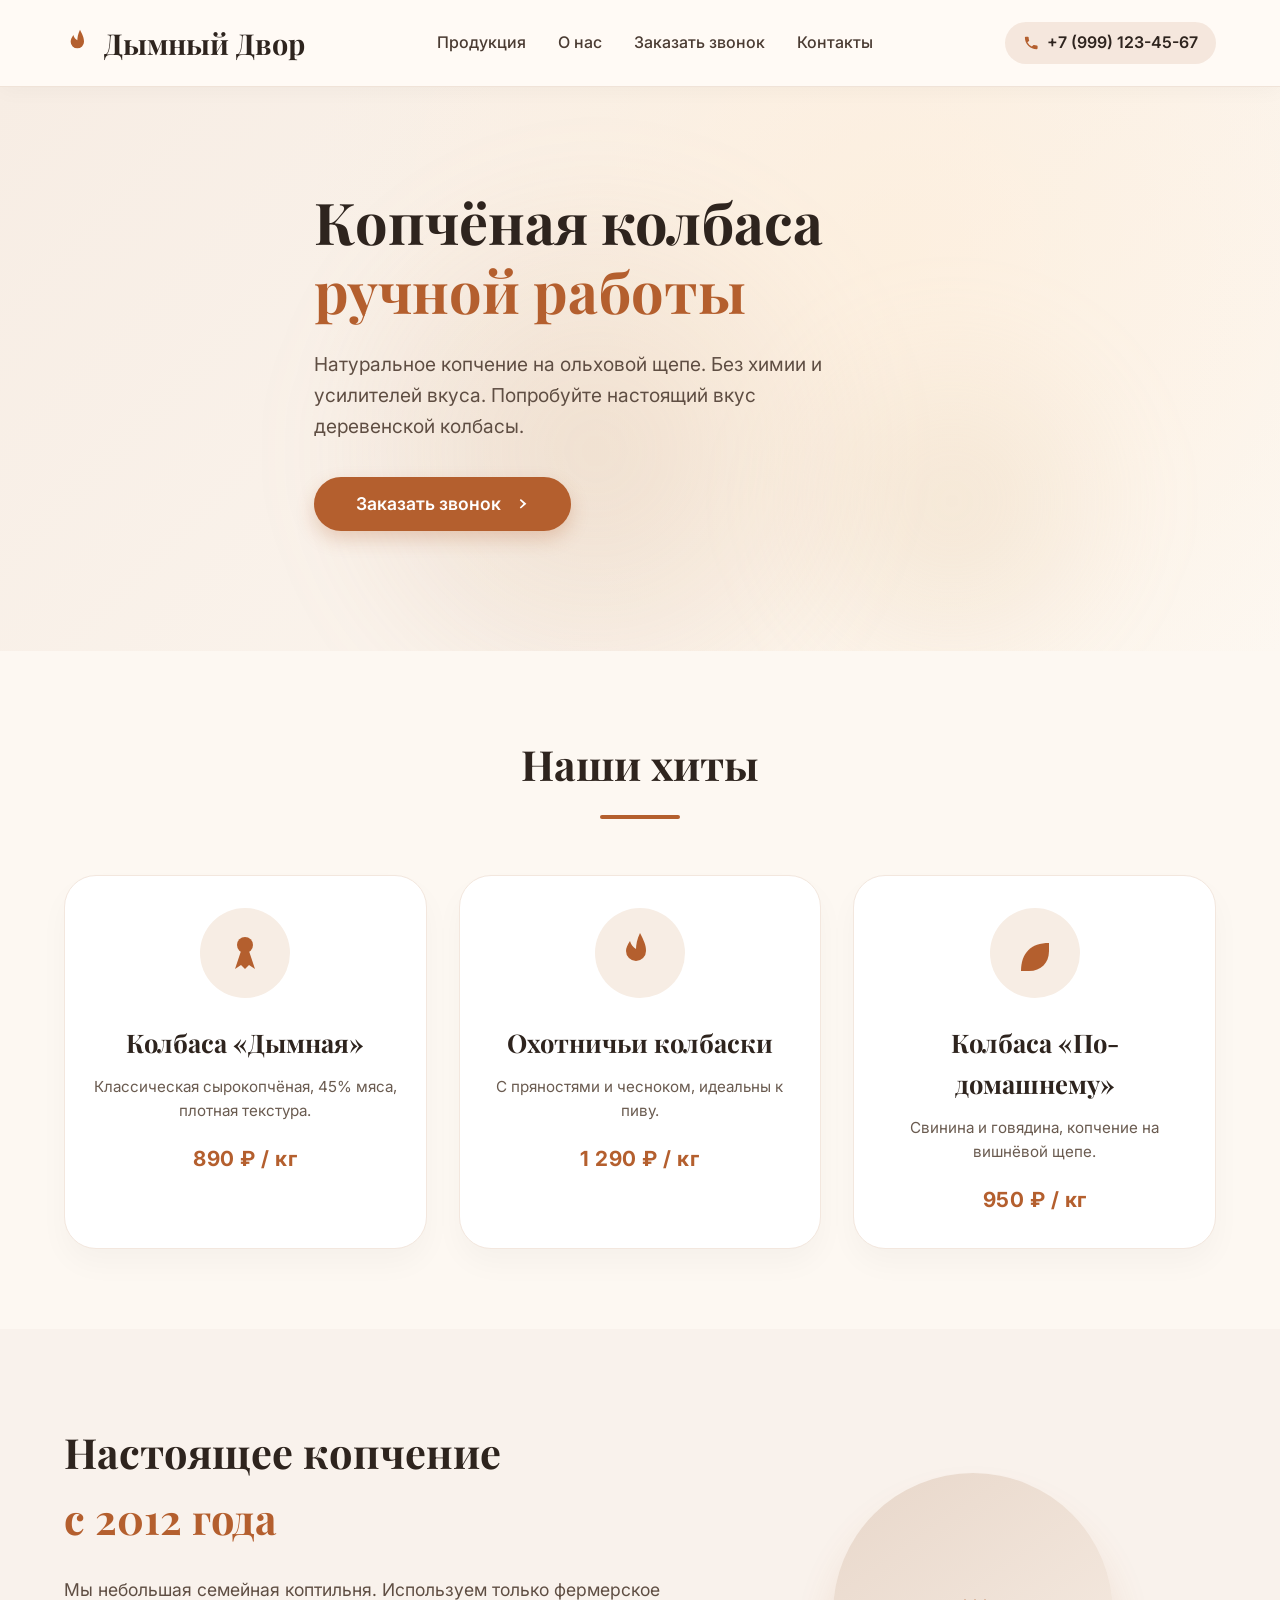
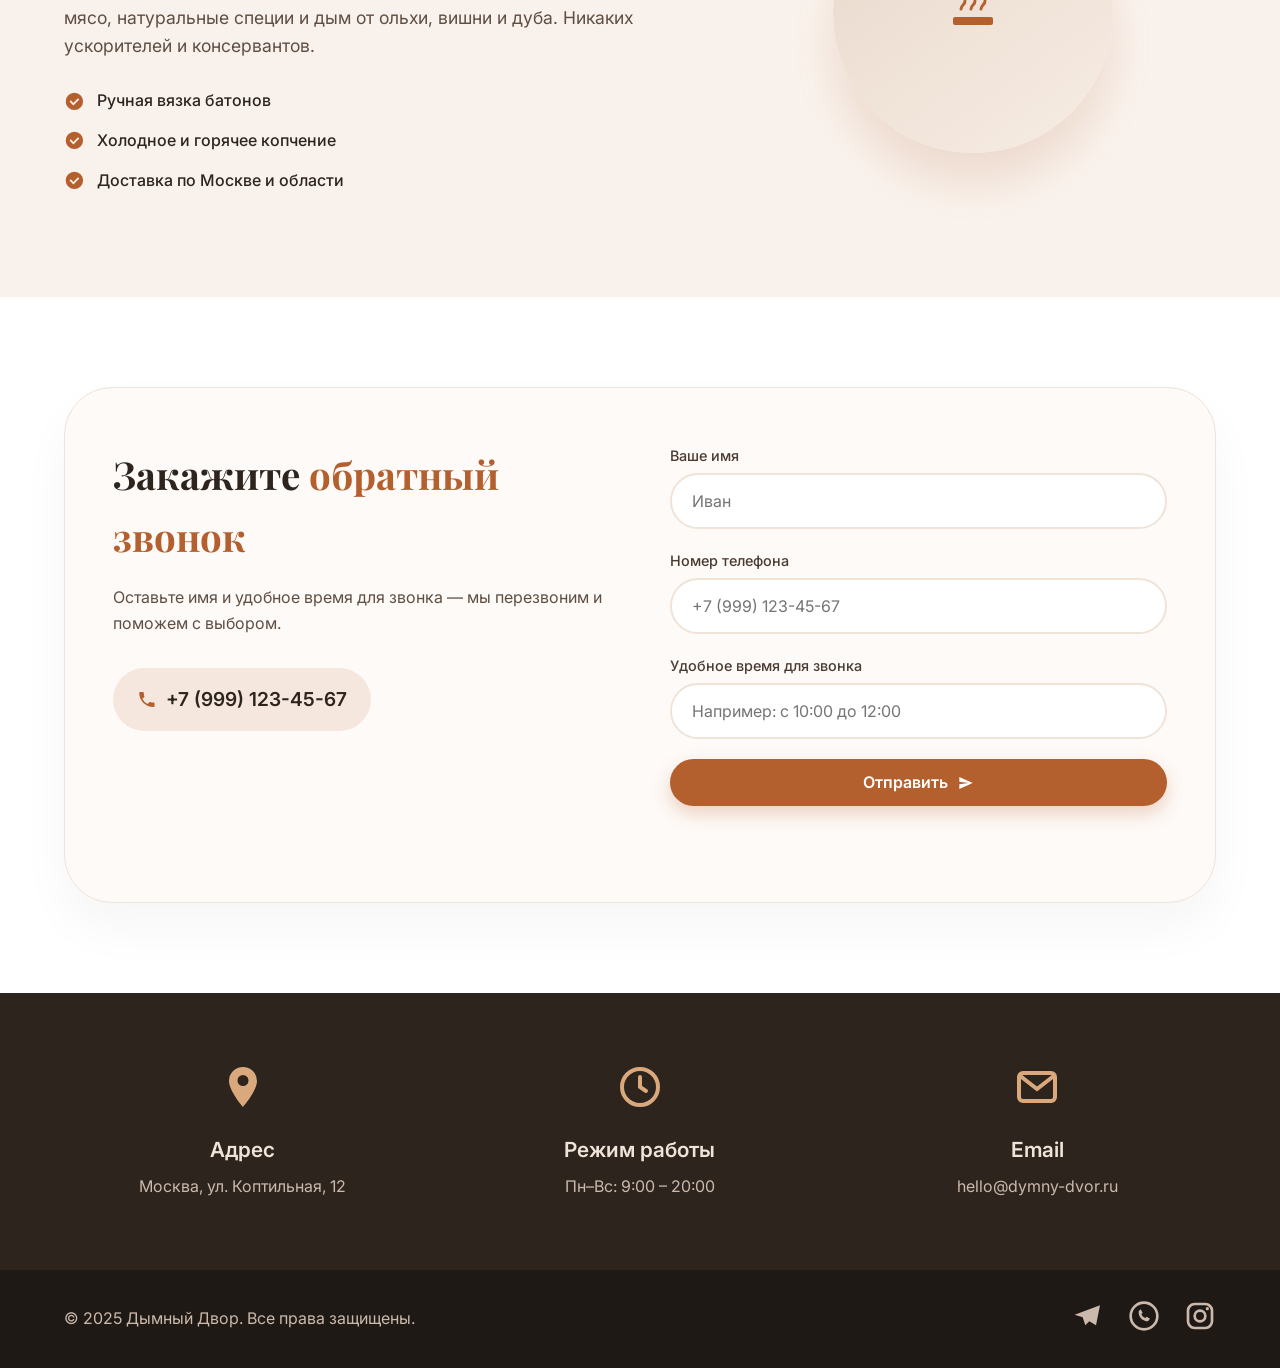
<file: index.html>
<!DOCTYPE html>
<html lang="ru">
<head>
  <meta charset="UTF-8">
  <meta name="viewport" content="width=device-width, initial-scale=1.0">
  <title>Дымный Двор · копчёная колбаса ручной работы</title>

  <!-- SEO -->
  <meta name="description" content="Дымный Двор — натуральная копчёная колбаса ручной работы. Доставка по Москве и области. Закажите обратный звонок!">
  <meta name="keywords" content="копчёная колбаса, сырокопчёная, охотничьи колбаски, колбаса ручной работы, доставка колбасы">
  <link rel="canonical" href="https://record.vikavikavika.ru/">

  <!-- Open Graph -->
  <meta property="og:type" content="website">
  <meta property="og:title" content="Дымный Двор — копчёная колбаса ручной работы">
  <meta property="og:description" content="Натуральное копчение, фермерское мясо, доставка по Москве.">
  <meta property="og:url" content="https://record.vikavikavika.ru/">
  <meta property="og:site_name" content="Дымный Двор">
  <meta property="og:locale" content="ru_RU">

  <!-- Favicon + Manifest -->
  <link rel="icon" type="image/svg+xml" href="/favicon.svg">
  <link rel="apple-touch-icon" href="/favicon.svg">
  <link rel="manifest" href="/site.webmanifest">
  <meta name="theme-color" content="#b45f2e">

  <!-- Шрифты -->
  <link rel="preconnect" href="https://fonts.googleapis.com">
  <link rel="preconnect" href="https://fonts.gstatic.com" crossorigin>
  <link href="https://fonts.googleapis.com/css2?family=Inter:opsz,wght@14..32,400;14..32,500;14..32,600;14..32,700&family=Playfair+Display:wght@400;600;700&display=swap" rel="stylesheet">

  <!-- Стили -->
  <link rel="stylesheet" href="style.css">
</head>
<body>

  <!-- Хедер -->
  <header class="header">
    <div class="container header-inner">
      <a href="#" class="logo">
        <svg class="icon icon--lg" viewBox="0 0 24 24" aria-hidden="true">
          <path d="M12 2c2 4 3 6 3 9a5 5 0 1 1-10 0c0-1.5.7-3 2-5 .6 2 1.5 3 3 4 0-2 .5-5 2-8z"/>
        </svg>
        Дымный&nbsp;Двор
      </a>
      <nav class="nav">
        <a href="#products">Продукция</a>
        <a href="#about">О нас</a>
        <a href="#order">Заказать звонок</a>
        <a href="#contacts">Контакты</a>
      </nav>
      <div class="header-phone">
        <svg class="icon" viewBox="0 0 24 24" aria-hidden="true">
          <path d="M6.6 10.8a15 15 0 0 0 6.6 6.6l2.2-2.2c.3-.3.8-.4 1.2-.2 1.3.4 2.7.7 4.1.7.7 0 1.2.5 1.2 1.2V20c0 .7-.5 1.2-1.2 1.2C10.6 21.2 2.8 13.4 2.8 3.7 2.8 3 3.3 2.5 4 2.5h3.3c.7 0 1.2.5 1.2 1.2 0 1.4.2 2.8.7 4.1.1.4 0 .9-.2 1.2l-2.4 1.8z"/>
        </svg>
        +7 (999) 123-45-67
      </div>
    </div>
  </header>

  <!-- Hero -->
  <section class="hero">
    <div class="container hero-content">
      <h1>Копчёная колбаса <br> <span class="accent">ручной работы</span></h1>
      <p>Натуральное копчение на ольховой щепе. Без химии и усилителей вкуса. Попробуйте настоящий вкус деревенской колбасы.</p>
      <a href="#order" class="btn btn-primary">
        Заказать звонок
        <svg class="icon" viewBox="0 0 24 24" aria-hidden="true">
          <path d="M5 12h12l-5-5 1.4-1.4L21 12l-7.6 6.4L12 17l5-5H5z"/>
        </svg>
      </a>
    </div>
    <div class="hero-overlay"></div>
    <div class="smoke"></div>
    <div class="smoke smoke2"></div>
  </section>

  <!-- Продукция -->
  <section id="products" class="products">
    <div class="container">
      <h2 class="section-title">Наши хиты</h2>
      <div class="product-grid">
        <div class="product-card">
          <div class="product-img">
            <svg class="icon icon--xl" viewBox="0 0 24 24" aria-hidden="true">
              <circle cx="12" cy="8" r="4"/>
              <path d="M10 11l-3 9 3-2 2 2 2-2 3 2-3-9z"/>
            </svg>
          </div>
          <h3>Колбаса «Дымная»</h3>
          <p>Классическая сырокопчёная, 45% мяса, плотная текстура.</p>
          <span class="price">890 ₽ / кг</span>
        </div>
        <div class="product-card">
          <div class="product-img">
            <svg class="icon icon--xl" viewBox="0 0 24 24" aria-hidden="true">
              <path d="M12 2c2 4 3 6 3 9a5 5 0 1 1-10 0c0-1.5.7-3 2-5 .6 2 1.5 3 3 4 0-2 .5-5 2-8z"/>
            </svg>
          </div>
          <h3>Охотничьи колбаски</h3>
          <p>С пряностями и чесноком, идеальны к пиву.</p>
          <span class="price">1 290 ₽ / кг</span>
        </div>
        <div class="product-card">
          <div class="product-img">
            <svg class="icon icon--xl" viewBox="0 0 24 24" aria-hidden="true">
              <path d="M5 21c0-9 5-14 14-14v4c0 6-4 10-10 10H5z"/>
            </svg>
          </div>
          <h3>Колбаса «По-домашнему»</h3>
          <p>Свинина и говядина, копчение на вишнёвой щепе.</p>
          <span class="price">950 ₽ / кг</span>
        </div>
      </div>
    </div>
  </section>

  <!-- О нас -->
  <section id="about" class="about">
    <div class="container about-grid">
      <div class="about-text">
        <h2>Настоящее копчение <br> <span class="accent">с 2012 года</span></h2>
        <p>Мы небольшая семейная коптильня. Используем только фермерское мясо, натуральные специи и дым от ольхи, вишни и дуба. Никаких ускорителей и консервантов.</p>
        <ul class="about-list">
          <li>
            <svg class="icon" viewBox="0 0 24 24" aria-hidden="true">
              <path d="M12 2a10 10 0 1 0 0 20 10 10 0 0 0 0-20zm-1.2 14.6L6.4 12.2l1.4-1.4 3 3 5.4-5.4 1.4 1.4-6.8 6.8z"/>
            </svg>
            Ручная вязка батонов
          </li>
          <li>
            <svg class="icon" viewBox="0 0 24 24" aria-hidden="true">
              <path d="M12 2a10 10 0 1 0 0 20 10 10 0 0 0 0-20zm-1.2 14.6L6.4 12.2l1.4-1.4 3 3 5.4-5.4 1.4 1.4-6.8 6.8z"/>
            </svg>
            Холодное и горячее копчение
          </li>
          <li>
            <svg class="icon" viewBox="0 0 24 24" aria-hidden="true">
              <path d="M12 2a10 10 0 1 0 0 20 10 10 0 0 0 0-20zm-1.2 14.6L6.4 12.2l1.4-1.4 3 3 5.4-5.4 1.4 1.4-6.8 6.8z"/>
            </svg>
            Доставка по Москве и области
          </li>
        </ul>
      </div>
      <div class="about-visual">
        <div class="about-circle">
          <svg class="icon icon--xl" viewBox="0 0 24 24" aria-hidden="true">
            <rect x="2" y="14" width="20" height="4" rx="1"/>
            <path d="M6 10c0-2 2-2 2-4M11 10c0-2 2-2 2-4M16 10c0-2 2-2 2-4" stroke="currentColor" stroke-width="1.5" fill="none" stroke-linecap="round"/>
          </svg>
        </div>
      </div>
    </div>
  </section>

  <!-- Форма заказа -->
  <section id="order" class="order-section">
    <div class="container">
      <div class="order-wrapper">
        <div class="order-info">
          <h2>Закажите <span class="accent">обратный звонок</span></h2>
          <p>Оставьте имя и удобное время для звонка — мы перезвоним и поможем с выбором.</p>
          <div class="order-contacts">
            <svg class="icon" viewBox="0 0 24 24" aria-hidden="true">
              <path d="M6.6 10.8a15 15 0 0 0 6.6 6.6l2.2-2.2c.3-.3.8-.4 1.2-.2 1.3.4 2.7.7 4.1.7.7 0 1.2.5 1.2 1.2V20c0 .7-.5 1.2-1.2 1.2C10.6 21.2 2.8 13.4 2.8 3.7 2.8 3 3.3 2.5 4 2.5h3.3c.7 0 1.2.5 1.2 1.2 0 1.4.2 2.8.7 4.1.1.4 0 .9-.2 1.2l-2.4 1.8z"/>
            </svg>
            +7 (999) 123-45-67
          </div>
        </div>
        <form id="callbackForm" class="order-form">
          <div class="form-group">
            <label for="name">Ваше имя</label>
            <input type="text" id="name" name="name" placeholder="Иван" required>
          </div>
          <div class="form-group">
            <label for="phone">Номер телефона</label>
            <input type="tel" id="phone" name="phone" placeholder="+7 (999) 123-45-67" required>
          </div>
          <div class="form-group">
            <label for="time">Удобное время для звонка</label>
            <input type="text" id="time" name="time" placeholder="Например: с 10:00 до 12:00" required>
          </div>
          <button type="submit" class="btn btn-primary btn-block">
            Отправить
            <svg class="icon" viewBox="0 0 24 24" aria-hidden="true">
              <path d="M2 21l20-9L2 3v7l14 2-14 2z"/>
            </svg>
          </button>
          <p id="formMessage" class="form-message" role="status" aria-live="polite"></p>
        </form>
      </div>
    </div>
  </section>

  <!-- Контакты -->
  <section id="contacts" class="contacts">
    <div class="container contacts-grid">
      <div>
        <svg class="icon icon--xl" viewBox="0 0 24 24" aria-hidden="true">
          <path d="M12 2a7 7 0 0 0-7 7c0 5 7 13 7 13s7-8 7-13a7 7 0 0 0-7-7zm0 9.5A2.5 2.5 0 1 1 12 6a2.5 2.5 0 0 1 0 5.5z"/>
        </svg>
        <h4>Адрес</h4>
        <p>Москва, ул. Коптильная, 12</p>
      </div>
      <div>
        <svg class="icon icon--xl" viewBox="0 0 24 24" aria-hidden="true">
          <circle cx="12" cy="12" r="9" fill="none" stroke="currentColor" stroke-width="2"/>
          <path d="M12 7v5l3 2" fill="none" stroke="currentColor" stroke-width="2" stroke-linecap="round"/>
        </svg>
        <h4>Режим работы</h4>
        <p>Пн–Вс: 9:00 – 20:00</p>
      </div>
      <div>
        <svg class="icon icon--xl" viewBox="0 0 24 24" aria-hidden="true">
          <rect x="3" y="5" width="18" height="14" fill="none" stroke="currentColor" stroke-width="2" rx="2"/>
          <path d="M3 6l9 7 9-7" fill="none" stroke="currentColor" stroke-width="2"/>
        </svg>
        <h4>Email</h4>
        <p>hello@dymny-dvor.ru</p>
      </div>
    </div>
  </section>

  <!-- Футер -->
  <footer class="footer">
    <div class="container footer-inner">
      <p>© 2025 Дымный Двор. Все права защищены.</p>
      <div class="footer-links">
        <a href="#" aria-label="Telegram">
          <svg class="icon icon--lg" viewBox="0 0 24 24" aria-hidden="true">
            <path d="M21 4L2 11l6 2 2 6 3-3 5 3 3-15z"/>
          </svg>
        </a>
        <a href="#" aria-label="WhatsApp">
          <svg class="icon icon--lg" viewBox="0 0 24 24" aria-hidden="true">
            <circle cx="12" cy="12" r="10" fill="none" stroke="currentColor" stroke-width="2"/>
            <path d="M8 9c0 4 3 7 7 7l1.5-2-2.5-1.5-1 1c-1.5-.5-2.5-1.5-3-3l1-1L9.5 7 8 8.5z"/>
          </svg>
        </a>
        <a href="#" aria-label="Instagram">
          <svg class="icon icon--lg" viewBox="0 0 24 24" aria-hidden="true">
            <rect x="3" y="3" width="18" height="18" rx="5" fill="none" stroke="currentColor" stroke-width="2"/>
            <circle cx="12" cy="12" r="4" fill="none" stroke="currentColor" stroke-width="2"/>
            <circle cx="17.5" cy="6.5" r="1.2"/>
          </svg>
        </a>
      </div>
    </div>
  </footer>

  <script src="app.js"></script>
</body>
</html>
</file>
<file: style.css>
/* style.css — базовые стили, анимации, адаптивность */

* {
  margin: 0;
  padding: 0;
  box-sizing: border-box;
}

body {
  font-family: 'Inter', sans-serif;
  background-color: #fdf8f2;
  color: #2e241e;
  line-height: 1.6;
  scroll-behavior: smooth;
}

h1, h2, h3, .logo {
  font-family: 'Playfair Display', serif;
  font-weight: 700;
}

.container {
  max-width: 1200px;
  margin: 0 auto;
  padding: 0 24px;
}

.accent {
  color: #b45f2e;
}

/* ===== SVG-иконки ===== */
.icon {
  display: inline-block;
  width: 1em;
  height: 1em;
  vertical-align: -0.125em;
  fill: currentColor;
  flex-shrink: 0;
}
.icon--lg { width: 2rem; height: 2rem; }
.icon--xl { width: 3rem; height: 3rem; }

/* ===== Кнопки ===== */
.btn {
  display: inline-flex;
  align-items: center;
  justify-content: center;
  gap: 10px;
  padding: 14px 32px;
  border-radius: 60px;
  font-weight: 600;
  font-size: 1rem;
  text-decoration: none;
  transition: all 0.3s ease;
  cursor: pointer;
  border: none;
  font-family: inherit;
  line-height: 1.2;
}

.btn-primary {
  background-color: #b45f2e;
  color: white;
  box-shadow: 0 8px 18px rgba(180, 95, 46, 0.25);
}

.btn-primary:hover {
  background-color: #924a20;
  transform: translateY(-3px);
  box-shadow: 0 12px 24px rgba(180, 95, 46, 0.4);
}

.btn-secondary {
  background-color: #f0e3d8;
  color: #2e241e;
}
.btn-secondary:hover {
  background-color: #e2cdba;
  transform: translateY(-3px);
}

.btn-block {
  width: 100%;
  text-align: center;
}

/* ===== Хедер ===== */
.header {
  padding: 20px 0;
  background: rgba(255, 250, 245, 0.9);
  backdrop-filter: blur(12px);
  position: sticky;
  top: 0;
  z-index: 100;
  box-shadow: 0 4px 20px rgba(0, 0, 0, 0.03);
  border-bottom: 1px solid #f0e3d8;
}

.header-inner {
  display: flex;
  align-items: center;
  justify-content: space-between;
  flex-wrap: wrap;
}

.logo {
  font-size: 1.8rem;
  font-weight: 700;
  color: #2e241e;
  text-decoration: none;
  display: flex;
  align-items: center;
  gap: 8px;
}

.logo .icon {
  color: #b45f2e;
}

.nav {
  display: flex;
  gap: 32px;
}

.nav a {
  text-decoration: none;
  color: #4a3b32;
  font-weight: 500;
  transition: color 0.2s;
  font-size: 1rem;
}

.nav a:hover {
  color: #b45f2e;
}

.header-phone {
  font-weight: 600;
  color: #2e241e;
  display: flex;
  align-items: center;
  gap: 8px;
  background: #f5e7dd;
  padding: 8px 18px;
  border-radius: 40px;
}

.header-phone .icon {
  color: #b45f2e;
}

/* ===== Hero ===== */
.hero {
  position: relative;
  padding: 100px 0 120px;
  background: linear-gradient(135deg, #f7ede4 0%, #fdf8f2 100%);
  overflow: hidden;
}

.hero-content {
  position: relative;
  z-index: 5;
  max-width: 700px;
}

.hero h1 {
  font-size: 3.6rem;
  line-height: 1.2;
  margin-bottom: 24px;
  color: #2e241e;
}

.hero p {
  font-size: 1.2rem;
  color: #5f4e43;
  margin-bottom: 36px;
  max-width: 550px;
}

.hero .btn {
  font-size: 1.1rem;
  padding: 16px 42px;
}

.hero-overlay {
  position: absolute;
  inset: 0;
  background: radial-gradient(circle at 70% 30%, rgba(255, 235, 210, 0.5) 0%, transparent 60%);
  z-index: 1;
}

.smoke {
  position: absolute;
  bottom: -50px;
  right: 10%;
  width: 400px;
  height: 400px;
  background: radial-gradient(circle, rgba(210, 180, 140, 0.25) 0%, transparent 70%);
  border-radius: 50%;
  filter: blur(40px);
  animation: floatSmoke 14s infinite alternate ease-in-out;
  z-index: 0;
}

.smoke2 {
  right: 30%;
  bottom: -100px;
  width: 600px;
  height: 600px;
  background: radial-gradient(circle, rgba(180, 130, 90, 0.2) 0%, transparent 70%);
  animation-duration: 18s;
  animation-delay: 2s;
}

@keyframes floatSmoke {
  0%   { transform: translate(0, 0) scale(1); opacity: 0.4; }
  100% { transform: translate(-80px, -60px) scale(1.3); opacity: 0.7; }
}

/* ===== Заголовки секций ===== */
.section-title {
  font-size: 2.6rem;
  text-align: center;
  margin-bottom: 56px;
  color: #2e241e;
  position: relative;
}

.section-title::after {
  content: '';
  display: block;
  width: 80px;
  height: 4px;
  background: #b45f2e;
  margin: 18px auto 0;
  border-radius: 4px;
}

/* ===== Продукты ===== */
.products { padding: 80px 0; }

.product-grid {
  display: grid;
  grid-template-columns: repeat(auto-fit, minmax(260px, 1fr));
  gap: 32px;
}

.product-card {
  background: white;
  border-radius: 32px;
  padding: 32px 24px;
  box-shadow: 0 15px 30px rgba(0, 0, 0, 0.03);
  transition: all 0.35s cubic-bezier(0.2, 0.9, 0.4, 1);
  text-align: center;
  border: 1px solid #f3e7de;
}

.product-card:hover {
  transform: translateY(-12px) scale(1.01);
  box-shadow: 0 28px 40px rgba(180, 95, 46, 0.12);
  border-color: #e2cdba;
}

.product-img {
  width: 90px;
  height: 90px;
  background: #f7ede4;
  border-radius: 50%;
  display: flex;
  align-items: center;
  justify-content: center;
  margin: 0 auto 24px;
  color: #b45f2e;
  transition: transform 0.4s;
}

.product-card:hover .product-img {
  transform: rotate(8deg) scale(1.05);
}

.product-card h3 {
  font-size: 1.6rem;
  margin-bottom: 12px;
}

.product-card p {
  color: #6a5b50;
  margin-bottom: 18px;
  font-size: 0.95rem;
}

.price {
  font-weight: 700;
  color: #b45f2e;
  font-size: 1.3rem;
  letter-spacing: 0.5px;
}

/* ===== О нас ===== */
.about {
  padding: 90px 0;
  background: #f9f2ec;
}

.about-grid {
  display: grid;
  grid-template-columns: 1fr 0.8fr;
  gap: 60px;
  align-items: center;
}

.about-text h2 {
  font-size: 2.6rem;
  margin-bottom: 24px;
}

.about-text p {
  color: #5f4e43;
  margin-bottom: 28px;
  font-size: 1.1rem;
}

.about-list {
  list-style: none;
}

.about-list li {
  margin-bottom: 14px;
  display: flex;
  align-items: center;
  gap: 12px;
  font-weight: 500;
}

.about-list .icon {
  color: #b45f2e;
  font-size: 1.3rem;
}

.about-visual {
  display: flex;
  justify-content: center;
}

.about-circle {
  width: 280px;
  height: 280px;
  background: linear-gradient(145deg, #e8d7ca, #f7ede4);
  border-radius: 50%;
  display: flex;
  align-items: center;
  justify-content: center;
  color: #b45f2e;
  box-shadow: 0 30px 40px rgba(180, 95, 46, 0.15);
  animation: pulseCircle 5s infinite alternate;
}

@keyframes pulseCircle {
  0%   { transform: scale(1); box-shadow: 0 20px 30px rgba(180, 95, 46, 0.1); }
  100% { transform: scale(1.04); box-shadow: 0 30px 50px rgba(180, 95, 46, 0.25); }
}

/* ===== Форма заказа ===== */
.order-section {
  padding: 90px 0;
  background: white;
}

.order-wrapper {
  display: grid;
  grid-template-columns: 1fr 1fr;
  gap: 60px;
  background: #fefaf7;
  border-radius: 48px;
  padding: 56px 48px;
  box-shadow: 0 25px 50px rgba(0, 0, 0, 0.04);
  border: 1px solid #f0e3d8;
}

.order-info h2 {
  font-size: 2.4rem;
  margin-bottom: 18px;
}

.order-info p {
  color: #5f4e43;
  margin-bottom: 32px;
}

.order-contacts {
  background: #f5e7dd;
  padding: 16px 24px;
  border-radius: 60px;
  display: inline-flex;
  align-items: center;
  gap: 10px;
  font-weight: 600;
  font-size: 1.2rem;
}

.order-contacts .icon {
  color: #b45f2e;
}

.form-group { margin-bottom: 20px; }

.form-group label {
  display: block;
  font-weight: 500;
  font-size: 0.9rem;
  margin-bottom: 6px;
  color: #4a3b32;
}

.form-group input {
  width: 100%;
  padding: 16px 20px;
  border: 2px solid #f0e3d8;
  border-radius: 30px;
  font-family: 'Inter', sans-serif;
  font-size: 1rem;
  background: white;
  transition: border 0.2s, box-shadow 0.2s;
}

.form-group input:focus {
  outline: none;
  border-color: #b45f2e;
  box-shadow: 0 0 0 4px rgba(180, 95, 46, 0.1);
}

.form-message {
  margin-top: 16px;
  font-weight: 500;
  text-align: center;
  color: #2e7d32;
  min-height: 1.5em;
}

/* ===== Контакты ===== */
.contacts {
  padding: 70px 0;
  background: #2e241e;
  color: #f0e3d8;
}

.contacts-grid {
  display: grid;
  grid-template-columns: repeat(3, 1fr);
  gap: 40px;
  text-align: center;
}

.contacts-grid .icon {
  color: #d9a87c;
  margin-bottom: 16px;
}

.contacts-grid h4 {
  font-size: 1.3rem;
  margin-bottom: 8px;
  font-family: 'Inter', sans-serif;
  font-weight: 600;
}

.contacts-grid p {
  color: #cbb9ab;
}

/* ===== Футер ===== */
.footer {
  padding: 30px 0;
  background: #1f1915;
  color: #cbb9ab;
}

.footer-inner {
  display: flex;
  justify-content: space-between;
  align-items: center;
  flex-wrap: wrap;
  gap: 20px;
}

.footer-links {
  display: flex;
  gap: 24px;
}

.footer-links a {
  color: #cbb9ab;
  transition: color 0.2s, transform 0.2s;
}

.footer-links a:hover {
  color: #d9a87c;
  transform: translateY(-3px);
}

/* ===== Анимации появления ===== */
.product-card, .about-grid, .order-wrapper {
  animation: fadeUp 0.8s ease backwards;
}

.product-card:nth-child(1) { animation-delay: 0.1s; }
.product-card:nth-child(2) { animation-delay: 0.2s; }
.product-card:nth-child(3) { animation-delay: 0.3s; }

@keyframes fadeUp {
  from { opacity: 0; transform: translateY(30px); }
  to   { opacity: 1; transform: translateY(0); }
}

/* ===== Адаптивность ===== */
@media (max-width: 992px) {
  .hero h1 { font-size: 2.8rem; }
  .about-grid { grid-template-columns: 1fr; }
  .about-visual { order: -1; }
  .order-wrapper { grid-template-columns: 1fr; padding: 40px 28px; gap: 40px; }
  .contacts-grid { grid-template-columns: 1fr; gap: 30px; }
}

@media (max-width: 768px) {
  .header-inner { flex-direction: column; gap: 16px; }
  .nav { gap: 20px; flex-wrap: wrap; justify-content: center; }
  .hero h1 { font-size: 2.2rem; }
  .hero p { font-size: 1rem; }
  .section-title { font-size: 2rem; }
  .product-grid { grid-template-columns: 1fr; }
  .about-circle { width: 200px; height: 200px; }
  .about-circle .icon { width: 5rem; height: 5rem; }
  .footer-inner { flex-direction: column; text-align: center; }
}

@media (max-width: 480px) {
  .container { padding: 0 16px; }
  .hero { padding: 70px 0 80px; }
  .hero h1 { font-size: 1.8rem; }
  .btn { padding: 12px 24px; }
  .order-wrapper { padding: 28px 20px; }
  .logo { font-size: 1.5rem; }
}
</file>
